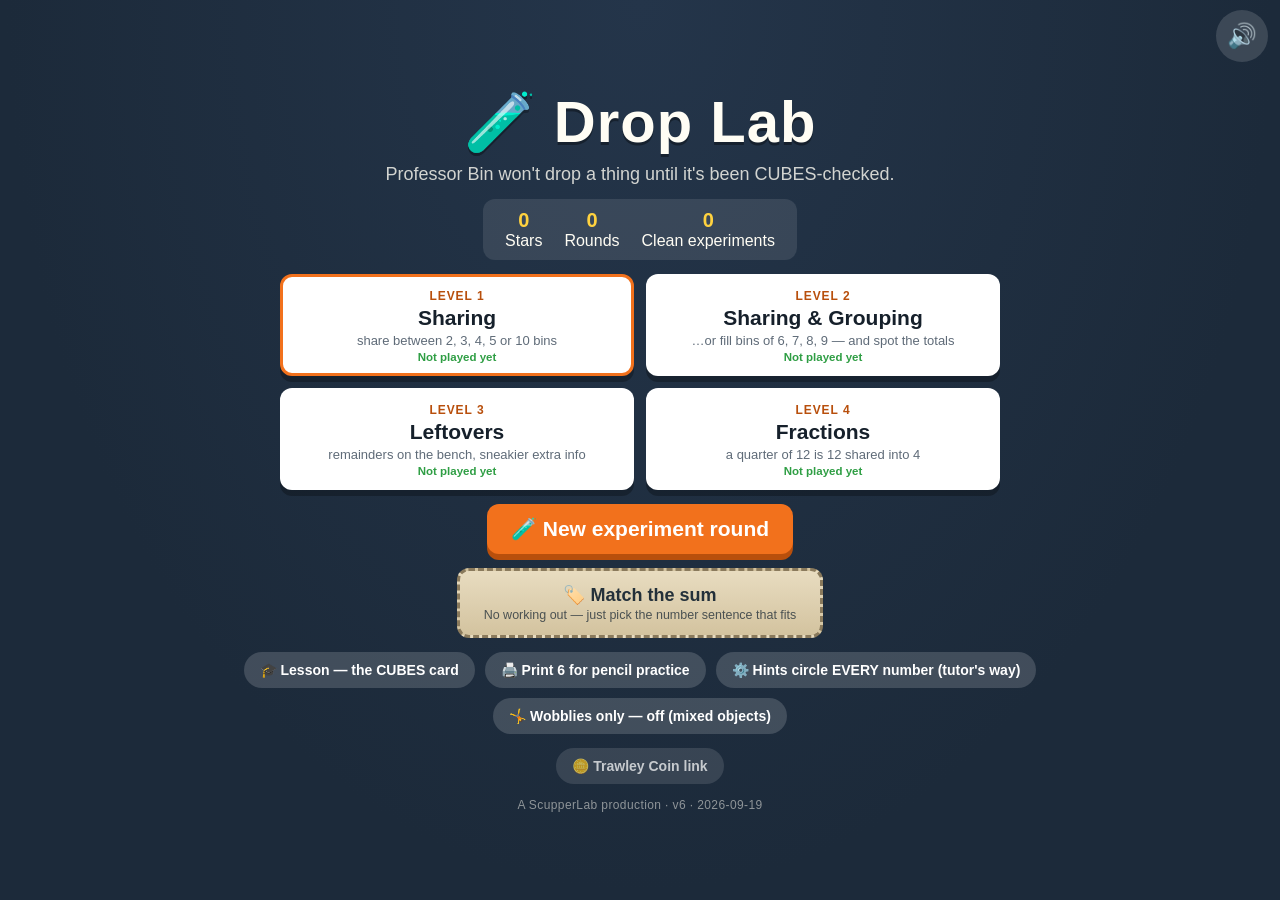
<file: index.html>
<!DOCTYPE html>
<html lang="en">
<head>
  <meta charset="utf-8" />
  <meta name="viewport" content="width=device-width, initial-scale=1, viewport-fit=cover, user-scalable=no" />
  <meta name="theme-color" content="#1c2a3a" />
  <meta name="apple-mobile-web-app-capable" content="yes" />
  <meta name="apple-mobile-web-app-status-bar-style" content="black-translucent" />
  <meta name="apple-mobile-web-app-title" content="Drop Lab" />
  <link rel="manifest" href="manifest.webmanifest" />
  <link rel="apple-touch-icon" href="icons/icon-180.png" />
  <link rel="icon" href="icons/icon-192.png" />
  <title>Drop Lab</title>
  <link rel="stylesheet" href="styles.css" />
</head>
<body>
  <button id="mute-btn" class="mute-btn" type="button" aria-label="Mute sound" title="Mute sound">🔊</button>
  <div id="app" class="app"></div>
  <div id="fx-layer" class="fx-layer"></div>
  <script src="version.js"></script>
  <script src="problems.js"></script>
  <script src="app.js"></script>
</body>
</html>
</file>
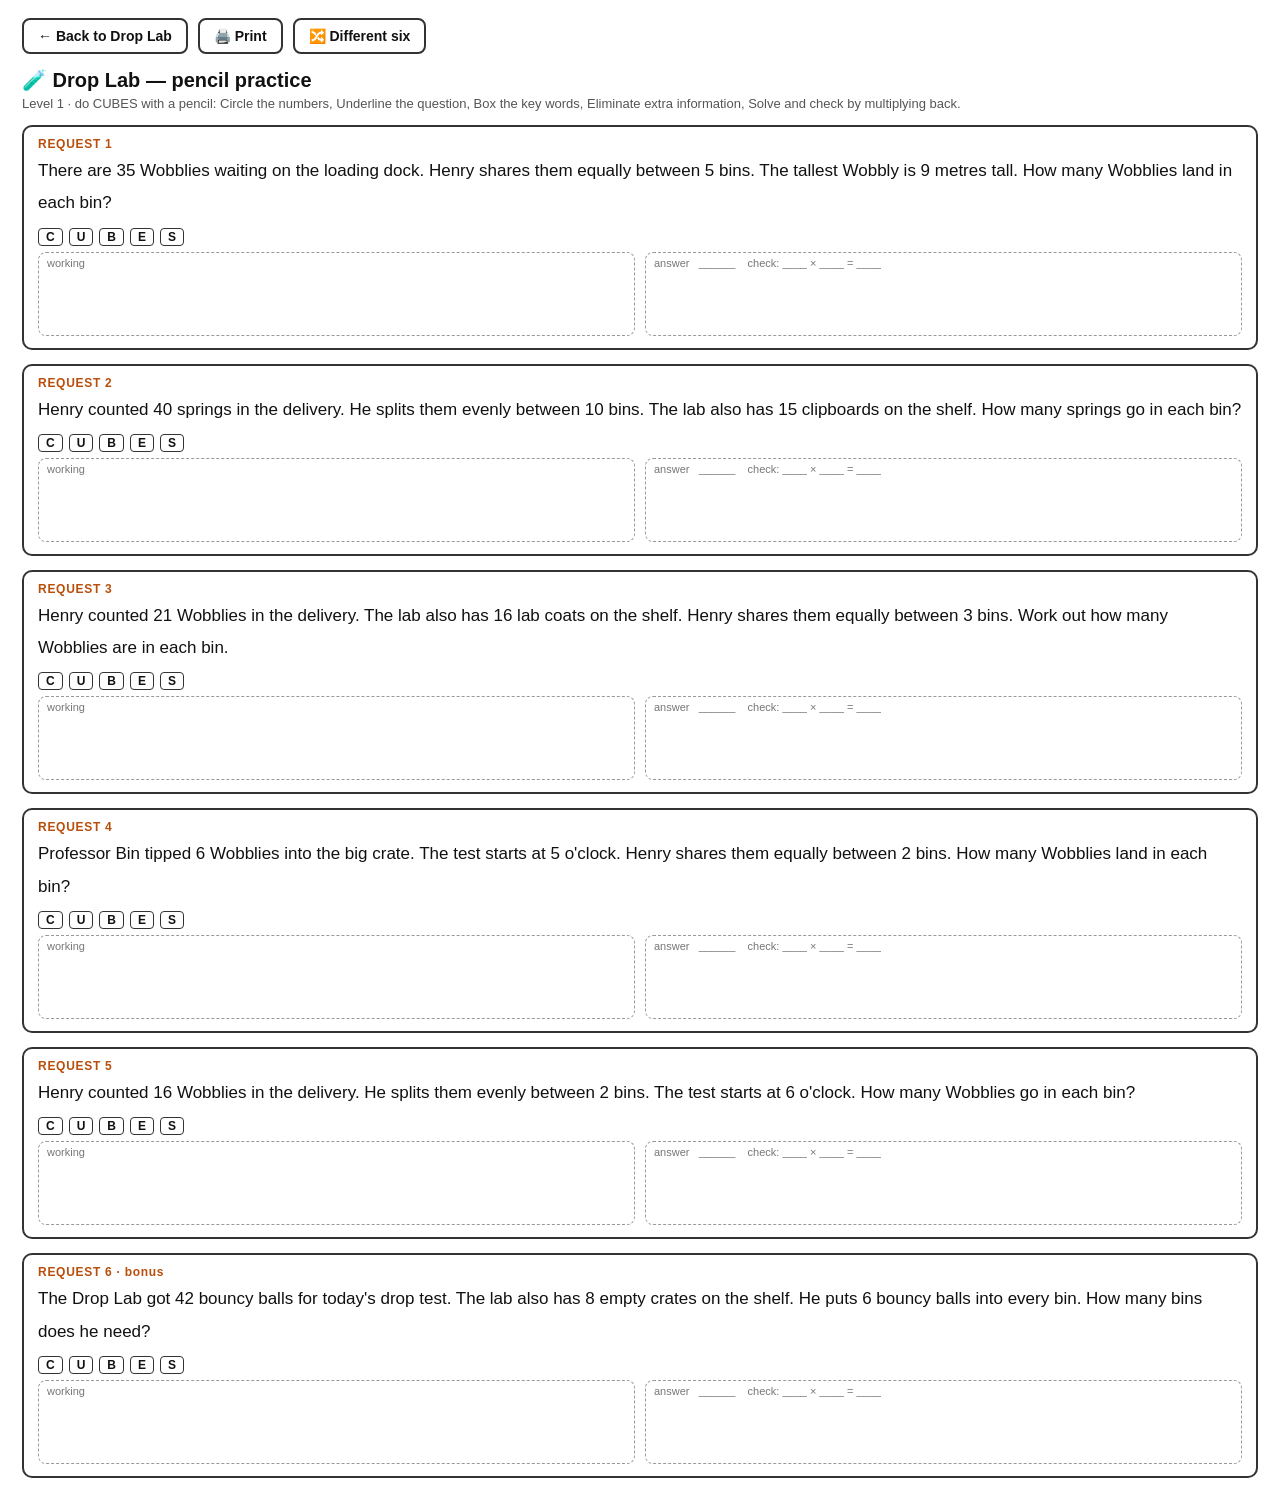
<file: print.html>
<!DOCTYPE html>
<html lang="en">
<head>
  <meta charset="utf-8" />
  <meta name="viewport" content="width=device-width, initial-scale=1" />
  <title>Drop Lab — pencil practice</title>
  <style>
    * { box-sizing: border-box; }
    body { font-family: "Arial Rounded MT Bold", "Trebuchet MS", Verdana, sans-serif; background: #fff; color: #111; margin: 0; padding: 18px 22px; }
    h1 { font-size: 20px; margin: 0 0 4px; }
    .sub { font-size: 13px; color: #555; margin-bottom: 14px; }
    .card { border: 2px solid #333; border-radius: 10px; padding: 10px 14px 12px; margin-bottom: 14px; page-break-inside: avoid; }
    .num { font-size: 12px; font-weight: bold; color: #b84f0c; letter-spacing: .06em; }
    .prob { font-size: 17px; line-height: 1.9; margin: 4px 0 8px; }
    .cubes { display: flex; gap: 6px; font-size: 12px; font-weight: bold; margin-bottom: 6px; }
    .cubes span { border: 1.5px solid #333; border-radius: 4px; padding: 1px 7px; }
    .work { display: grid; grid-template-columns: 1fr 1fr; gap: 10px; }
    .box { border: 1.5px dashed #999; border-radius: 8px; min-height: 84px; padding: 4px 8px; font-size: 11px; color: #777; }
    .toolbar { display: flex; gap: 10px; margin-bottom: 14px; }
    .toolbar a, .toolbar button { font: inherit; font-size: 14px; font-weight: bold; padding: 8px 14px; border-radius: 8px; border: 2px solid #333; background: #fff; color: #111; text-decoration: none; cursor: pointer; }
    @media print { .toolbar { display: none; } body { padding: 0; } .card { margin-bottom: 10px; } }
  </style>
</head>
<body>
  <div class="toolbar">
    <a href="index.html">← Back to Drop Lab</a>
    <button onclick="window.print()">🖨️ Print</button>
    <button onclick="location.search='?tier='+tier+'&seed='+Math.floor(Math.random()*1e9)">🔀 Different six</button>
  </div>
  <h1>🧪 Drop Lab — pencil practice</h1>
  <div class="sub" id="sub"></div>
  <div id="cards"></div>
  <script src="problems.js"></script>
  <script>
    const q = new URLSearchParams(location.search);
    const tier = Math.max(1, Math.min(4, parseInt(q.get("tier") || "1", 10)));
    const seed = parseInt(q.get("seed") || String(Date.now() % 1e9), 10);
    const round = DropLabProblems.makeRound(tier, seed);
    document.getElementById("sub").textContent =
      `Level ${tier} · do CUBES with a pencil: Circle the numbers, Underline the question, Box the key words, Eliminate extra information, Solve and check by multiplying back.`;
    const cards = document.getElementById("cards");
    round.forEach((p, i) => {
      const c = document.createElement("div"); c.className = "card";
      c.innerHTML = `<div class="num">REQUEST ${i + 1}${p.bonus ? " · bonus" : ""}</div>
        <div class="prob">${p.text}</div>
        <div class="cubes"><span>C</span><span>U</span><span>B</span><span>E</span><span>S</span></div>
        <div class="work"><div class="box">working</div><div class="box">answer &nbsp; ______ &nbsp;&nbsp; check: ____ × ____ = ____</div></div>`;
      cards.appendChild(c);
    });
  </script>
</body>
</html>
</file>
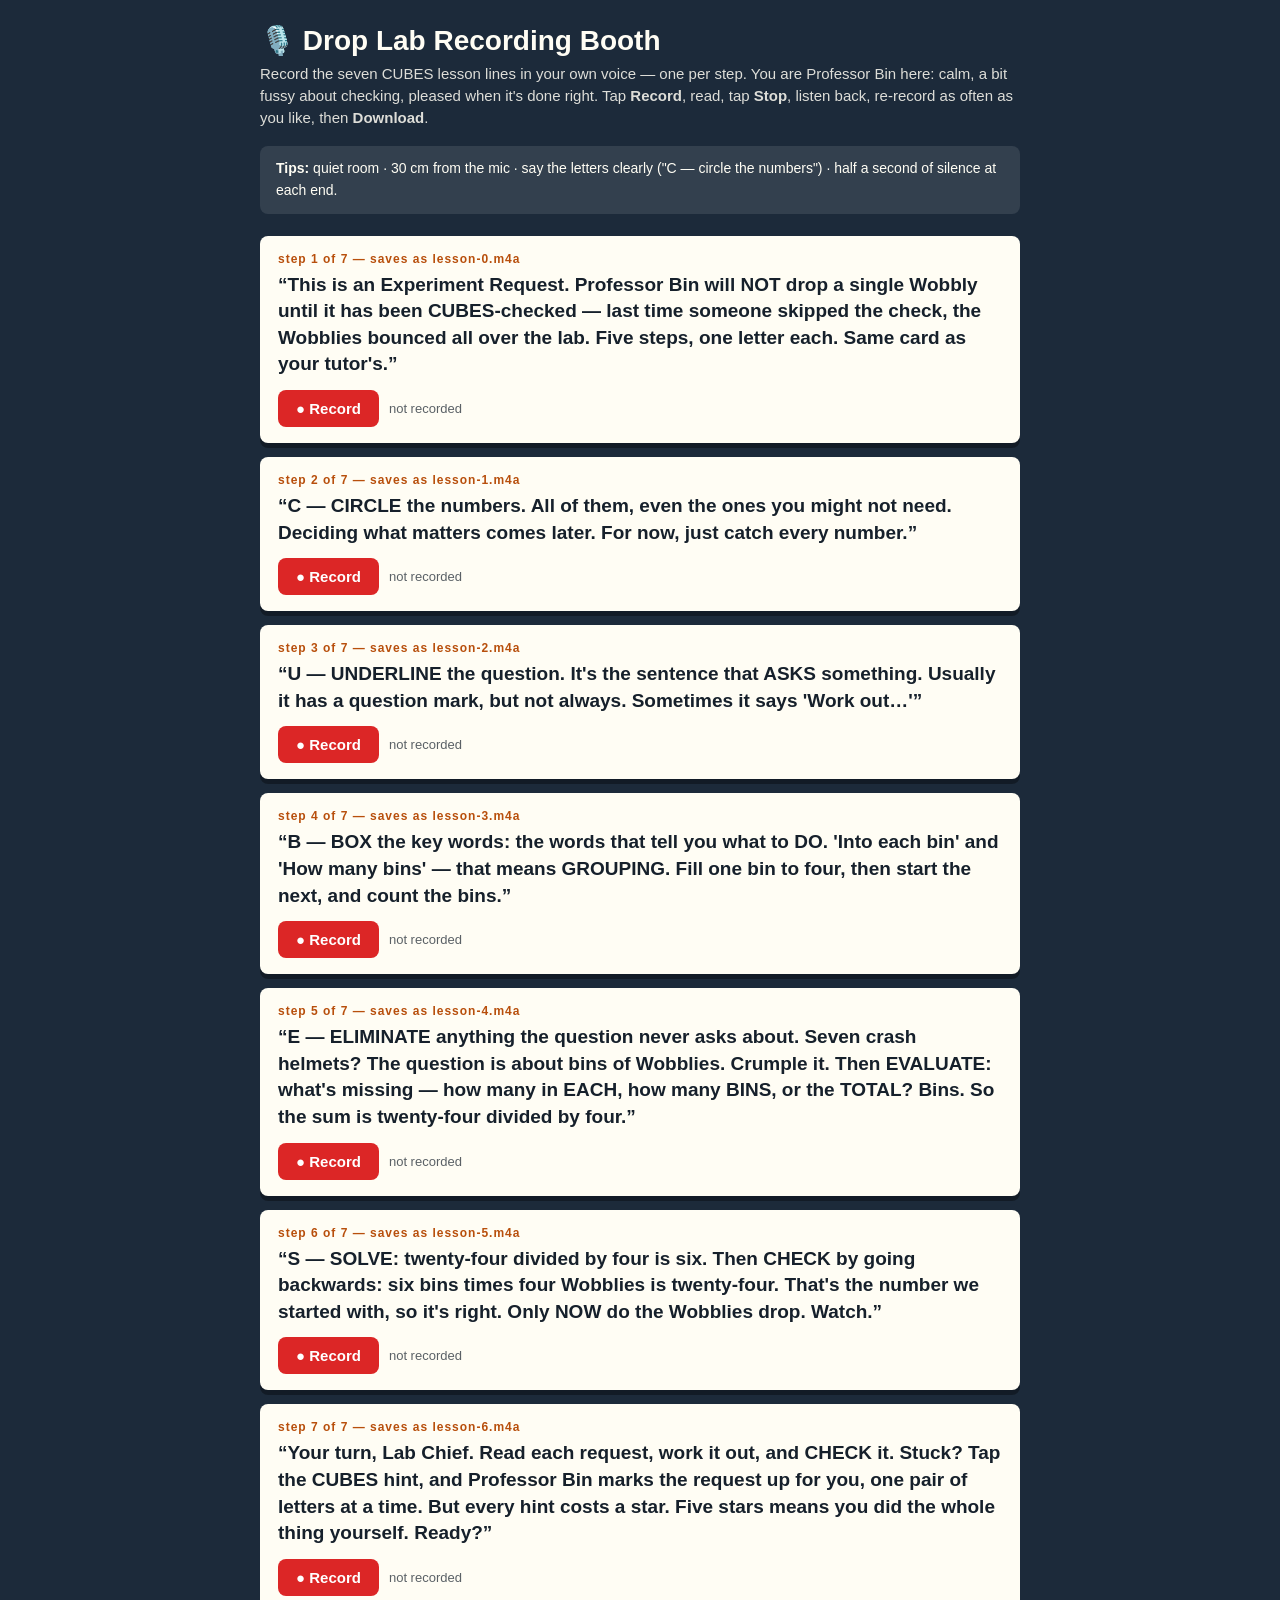
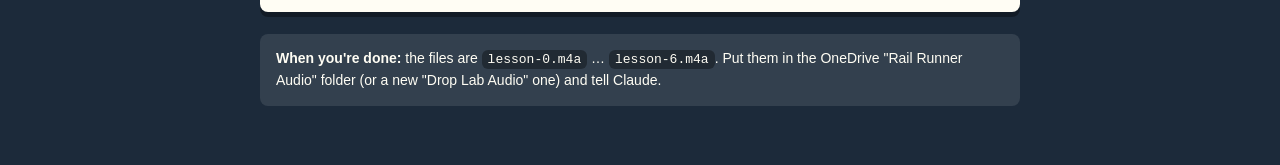
<file: record.html>
<!DOCTYPE html>
<html lang="en">
<head>
  <meta charset="utf-8" />
  <meta name="viewport" content="width=device-width, initial-scale=1" />
  <title>Lesson Recording Booth — Drop Lab</title>
  <style>
    * { margin: 0; padding: 0; box-sizing: border-box; }
    body { font-family: "Arial Rounded MT Bold", "Trebuchet MS", Verdana, sans-serif; background: #1c2a3a; color: #fffdf4; min-height: 100vh; padding: 24px 16px 60px; }
    .wrap { max-width: 760px; margin: 0 auto; }
    h1 { font-size: 28px; margin-bottom: 6px; }
    .sub { opacity: 0.85; margin-bottom: 18px; line-height: 1.45; font-size: 15px; }
    .warn { background: #7f1d1d; border-radius: 12px; padding: 12px 16px; margin-bottom: 18px; font-size: 15px; display: none; }
    .tips { background: rgba(255,255,255,0.1); border-radius: 8px; padding: 12px 16px; margin-bottom: 22px; font-size: 14px; line-height: 1.55; }
    .card { background: #fffdf4; color: #16202b; border-radius: 8px; padding: 16px 18px; margin-bottom: 14px; box-shadow: 0 5px 0 rgba(0,0,0,0.35); }
    .card .num { font-size: 12px; font-weight: bold; color: #b84f0c; letter-spacing: 1px; }
    .card .line { font-size: 19px; font-weight: bold; line-height: 1.4; margin: 6px 0 12px; }
    .row { display: flex; gap: 10px; align-items: center; flex-wrap: wrap; }
    button { font-family: inherit; border: none; cursor: pointer; border-radius: 8px; padding: 10px 18px; font-size: 15px; font-weight: bold; }
    .rec { background: #dc2626; color: #fff; }
    .rec.armed { background: #16a34a; }
    .dl { background: #2e6b31; color: #fff; text-decoration: none; border-radius: 8px; padding: 10px 18px; font-size: 15px; font-weight: bold; display: none; }
    audio { height: 40px; max-width: 220px; display: none; }
    .status { font-size: 13px; opacity: 0.7; min-width: 90px; }
    .done-note { margin-top: 22px; background: rgba(255,255,255,0.1); border-radius: 8px; padding: 14px 16px; font-size: 14px; line-height: 1.55; }
    code { background: rgba(0,0,0,0.35); padding: 2px 6px; border-radius: 6px; font-size: 13px; }
  </style>
</head>
<body>
  <div class="wrap">
    <h1>🎙️ Drop Lab Recording Booth</h1>
    <p class="sub">Record the seven CUBES lesson lines in your own voice — one per step. You are Professor Bin here: calm, a bit fussy about checking, pleased when it's done right. Tap <b>Record</b>, read, tap <b>Stop</b>, listen back, re-record as often as you like, then <b>Download</b>.</p>
    <div id="warn" class="warn"><b>Please open this page in Safari.</b> This browser records a format iPads can't play.</div>
    <div class="tips"><b>Tips:</b> quiet room · 30 cm from the mic · say the letters clearly ("C — circle the numbers") · half a second of silence at each end.</div>
    <div id="cards"></div>
    <div class="done-note"><b>When you're done:</b> the files are <code>lesson-0.m4a</code> … <code>lesson-6.m4a</code>. Put them in the OneDrive "Rail Runner Audio" folder (or a new "Drop Lab Audio" one) and tell Claude.</div>
  </div>
  <script>
    "use strict";
    const LINES = [
      { file: "lesson-0.m4a", text: "This is an Experiment Request. Professor Bin will NOT drop a single Wobbly until it has been CUBES-checked — last time someone skipped the check, the Wobblies bounced all over the lab. Five steps, one letter each. Same card as your tutor's." },
      { file: "lesson-1.m4a", text: "C — CIRCLE the numbers. All of them, even the ones you might not need. Deciding what matters comes later. For now, just catch every number." },
      { file: "lesson-2.m4a", text: "U — UNDERLINE the question. It's the sentence that ASKS something. Usually it has a question mark, but not always. Sometimes it says 'Work out…'" },
      { file: "lesson-3.m4a", text: "B — BOX the key words: the words that tell you what to DO. 'Into each bin' and 'How many bins' — that means GROUPING. Fill one bin to four, then start the next, and count the bins." },
      { file: "lesson-4.m4a", text: "E — ELIMINATE anything the question never asks about. Seven crash helmets? The question is about bins of Wobblies. Crumple it. Then EVALUATE: what's missing — how many in EACH, how many BINS, or the TOTAL? Bins. So the sum is twenty-four divided by four." },
      { file: "lesson-5.m4a", text: "S — SOLVE: twenty-four divided by four is six. Then CHECK by going backwards: six bins times four Wobblies is twenty-four. That's the number we started with, so it's right. Only NOW do the Wobblies drop. Watch." },
      { file: "lesson-6.m4a", text: "Your turn, Lab Chief. Read each request, work it out, and CHECK it. Stuck? Tap the CUBES hint, and Professor Bin marks the request up for you, one pair of letters at a time. But every hint costs a star. Five stars means you did the whole thing yourself. Ready?" },
    ];
    const canMp4 = window.MediaRecorder && MediaRecorder.isTypeSupported && MediaRecorder.isTypeSupported("audio/mp4");
    if (!canMp4) document.getElementById("warn").style.display = "block";
    let stream = null;
    async function getStream() { if (!stream) stream = await navigator.mediaDevices.getUserMedia({ audio: true }); return stream; }
    const cardsEl = document.getElementById("cards");
    LINES.forEach((line, i) => {
      const card = document.createElement("div"); card.className = "card";
      card.innerHTML = `<div class="num">step ${i + 1} of 7 — saves as ${line.file}</div><div class="line">“${line.text}”</div>
        <div class="row"><button class="rec" data-i="${i}">● Record</button><span class="status">not recorded</span><audio controls></audio><a class="dl" download="${line.file}">⬇ Download</a></div>`;
      cardsEl.appendChild(card);
    });
    let activeRecorder = null, activeButton = null;
    document.querySelectorAll(".rec").forEach((btn) => {
      btn.addEventListener("click", async () => {
        if (activeRecorder && activeRecorder.state === "recording") { activeRecorder.stop(); if (activeButton === btn) return; }
        let s; try { s = await getStream(); } catch (e) { alert("Microphone permission is needed — allow it and try again."); return; }
        const card = btn.closest(".card"), status = card.querySelector(".status"), audio = card.querySelector("audio"), dl = card.querySelector(".dl");
        const mime = canMp4 ? "audio/mp4" : (MediaRecorder.isTypeSupported("audio/webm") ? "audio/webm" : "");
        const rec = mime ? new MediaRecorder(s, { mimeType: mime }) : new MediaRecorder(s);
        const chunks = [];
        rec.ondataavailable = (e) => { if (e.data && e.data.size) chunks.push(e.data); };
        rec.onstop = () => {
          const blob = new Blob(chunks, { type: rec.mimeType || "audio/mp4" }); const url = URL.createObjectURL(blob);
          audio.src = url; audio.style.display = "inline-block"; dl.href = url; dl.style.display = "inline-block";
          status.textContent = `recorded (${(blob.size / 1024).toFixed(0)} KB)`; btn.textContent = "● Re-record"; btn.classList.remove("armed");
          activeRecorder = null; activeButton = null;
        };
        rec.start(); activeRecorder = rec; activeButton = btn; btn.textContent = "■ Stop"; btn.classList.add("armed"); status.textContent = "recording…";
      });
    });
  </script>
</body>
</html>
</file>
<file: styles.css>
/* ============ Drop Lab — styles ============
   A clean test warehouse: deep lab blue, clipboard cream, safety-orange
   accents, and the CUBES card's own colours for the five letters.
   Built for iPad Air 11" first (portrait + landscape), touch-first. */

:root {
  --lab: #1c2a3a;
  --lab-2: #24354a;
  --paper: #fffdf4;
  --card: #ffffff;
  --ink: #16202b;
  --muted: #5f6b78;
  --orange: #f2711c;
  --orange-dark: #b84f0c;
  --good: #2f9e44;
  --good-bg: #d3f2dc;
  --bad: #d64545;
  --bad-bg: #fde0e0;
  --c-red: #c0392b;
  --u-green: #6b8e23;
  --b-teal: #1f7a8c;
  --e-orange: #d9822b;
  --s-purple: #6c4fa1;
  --shadow: 0 6px 0 rgba(0, 0, 0, 0.28);
}

* { margin: 0; padding: 0; box-sizing: border-box; }
html, body { height: 100%; overflow: hidden; overscroll-behavior: none; }
body {
  font-family: "Arial Rounded MT Bold", "Trebuchet MS", Verdana, sans-serif;
  background: radial-gradient(ellipse at top, var(--lab-2), var(--lab) 70%);
  color: var(--paper);
  -webkit-user-select: none; user-select: none; -webkit-touch-callout: none;
  -webkit-tap-highlight-color: transparent; touch-action: manipulation;
  padding: env(safe-area-inset-top) env(safe-area-inset-right) env(safe-area-inset-bottom) env(safe-area-inset-left);
}
button { font-family: inherit; border: none; cursor: pointer; touch-action: manipulation; -webkit-tap-highlight-color: transparent; }
a { color: inherit; text-decoration: none; }
.app { height: 100%; display: flex; flex-direction: column; align-items: center; overflow-y: auto; }
.fx-layer { position: fixed; inset: 0; pointer-events: none; z-index: 40; overflow: hidden; }
.pop-text { position: absolute; font-size: 22px; font-weight: bold; color: #fff; text-shadow: 0 2px 0 rgba(0,0,0,.4); animation: rise 1.1s ease-out forwards; }
.pop-text.gold { color: #ffd23f; }
@keyframes rise { 0% { transform: translateY(0); opacity: 1; } 100% { transform: translateY(-60px); opacity: 0; } }

.mute-btn {
  position: fixed; top: calc(10px + env(safe-area-inset-top)); right: calc(12px + env(safe-area-inset-right));
  z-index: 50; width: 52px; height: 52px; border-radius: 50%; font-size: 24px;
  background: rgba(255,255,255,0.14); color: #fff;
}
.coach-back {
  position: fixed; top: calc(10px + env(safe-area-inset-top)); left: calc(12px + env(safe-area-inset-left));
  z-index: 50; width: 52px; height: 52px; border-radius: 50%; font-size: 22px;
  background: rgba(255,255,255,0.14); color: #fff;
}

/* ---------- home ---------- */
.home { width: 100%; max-width: 900px; min-height: 100%; display: flex; flex-direction: column; align-items: center; justify-content: center; justify-content: safe center; gap: 14px; padding: 18px 16px; }
.home h1 { font-size: clamp(36px, 6vw, 58px); letter-spacing: 1px; text-shadow: 0 3px 0 rgba(0,0,0,.35); }
.tagline { font-size: clamp(14px, 2.1vw, 18px); opacity: .8; margin-top: -6px; text-align: center; }
.career { display: flex; gap: 22px; background: rgba(255,255,255,0.1); border-radius: 12px; padding: 10px 22px; font-size: clamp(13px, 2vw, 16px); }
.career b { color: #ffd23f; font-size: 1.25em; }
.career .stat { text-align: center; }
.tier-row { display: grid; grid-template-columns: repeat(2, minmax(0, 1fr)); gap: 12px; width: min(720px, 100%); }
.tier-btn {
  background: var(--card); color: var(--ink); border-radius: 12px; padding: 12px 12px 10px;
  display: flex; flex-direction: column; align-items: center; gap: 3px; box-shadow: var(--shadow);
  border: 3px solid transparent;
}
.tier-btn.picked { border-color: var(--orange); }
.tier-btn:active { transform: translateY(3px); box-shadow: 0 3px 0 rgba(0,0,0,.28); }
.tier-num { font-size: 12px; letter-spacing: .08em; text-transform: uppercase; color: var(--orange-dark); font-weight: bold; }
.tier-name { font-size: clamp(17px, 2.5vw, 21px); font-weight: bold; }
.tier-sub { font-size: 13px; color: var(--muted); text-align: center; }
.tier-best { font-size: 11.5px; color: var(--good); font-weight: bold; }
.start-btn { font-size: clamp(20px, 3vw, 26px); padding: 16px 34px; }
.pill-row { display: flex; gap: 10px; flex-wrap: wrap; justify-content: center; }
.pill { padding: 10px 16px; border-radius: 999px; background: rgba(255,255,255,0.16); color: #fff; font-size: 14px; font-weight: bold; display: inline-block; }
.pill.faint { opacity: .75; }
.scupperlab { font-size: 12px; opacity: .5; letter-spacing: .4px; }

/* ---------- buttons ---------- */
.btn { padding: 13px 24px; border-radius: 12px; font-size: clamp(17px, 2.4vh, 21px); font-weight: bold; }
.btn.primary { background: var(--orange); color: #fff; box-shadow: 0 6px 0 var(--orange-dark); }
.btn.primary:active { transform: translateY(4px); box-shadow: 0 2px 0 var(--orange-dark); }
.btn.primary:disabled { opacity: .45; }
.btn.secondary { background: var(--card); color: var(--ink); box-shadow: var(--shadow); }
.btn.secondary:active { transform: translateY(3px); }
.btn.coin { background: #f2a900; color: var(--ink); box-shadow: 0 6px 0 #b07b00; }
.btn-row { display: flex; gap: 12px; flex-wrap: wrap; justify-content: center; }

/* ---------- game chrome ---------- */
.game { width: 100%; max-width: 900px; display: flex; flex-direction: column; align-items: center; gap: 10px; padding: 8px 14px calc(18px + env(safe-area-inset-bottom)); }
.topbar { width: 100%; display: flex; align-items: center; gap: 8px; padding: 6px 68px 0 4px; font-size: clamp(14px, 2vw, 17px); }
.tb-item { background: rgba(255,255,255,0.14); border-radius: 10px; padding: 6px 12px; white-space: nowrap; }
.tb-item b { color: #ffd23f; }
.bonus { font-size: 11px; background: var(--orange); color: #fff; border-radius: 6px; padding: 1px 6px; margin-left: 4px; }
.quit-btn { margin-left: auto; background: rgba(255,255,255,0.14); color: #fff; border-radius: 10px; padding: 6px 12px; font-size: inherit; }

.cubes-strip { display: flex; gap: 8px; }
.cube {
  width: 46px; height: 46px; border-radius: 9px; display: flex; align-items: center; justify-content: center;
  font-size: 24px; font-weight: 900; color: #fff; opacity: .35; position: relative;
  box-shadow: inset 0 -4px 0 rgba(0,0,0,.25);
}
.cube.C { background: var(--c-red); } .cube.U { background: var(--u-green); } .cube.B { background: var(--b-teal); }
.cube.E { background: var(--e-orange); } .cube.S { background: var(--s-purple); }
.cube.now { opacity: 1; transform: scale(1.12); box-shadow: 0 0 0 3px #fff, inset 0 -4px 0 rgba(0,0,0,.25); }
.cube.done { opacity: .9; }
.cube-star { position: absolute; right: -6px; top: -8px; font-size: 15px; color: #ffd23f; text-shadow: 0 1px 0 rgba(0,0,0,.5); }

.card { background: var(--card); color: var(--ink); border-radius: 12px; box-shadow: var(--shadow); padding: 10px 18px; max-width: min(94vw, 720px); width: 100%; }
.kicker { font-size: 12px; letter-spacing: .08em; text-transform: uppercase; color: var(--orange-dark); font-weight: bold; }
.instr { font-size: clamp(15px, 2.2vh, 18px); line-height: 1.35; }
.title-card { margin-top: 48px; text-align: center; }
.title-card .h { font-size: clamp(20px, 3.4vh, 30px); font-weight: bold; }
.cap-card .cap-text { font-size: clamp(15px, 2.3vh, 19px); line-height: 1.5; }

/* ---------- the clipboard ---------- */
.board-wrap { width: 100%; max-width: 720px; display: flex; flex-direction: column; align-items: stretch; gap: 6px; }
.clipboard {
  background: var(--paper); color: var(--ink); border-radius: 10px; padding: 14px 16px 12px;
  box-shadow: var(--shadow), inset 0 12px 0 #d9c28a; border-top: 12px solid #b8965a;
  display: flex; flex-direction: column; gap: 8px;
}
.sent { position: relative; line-height: 1.95; font-size: clamp(19px, 2.9vh, 24px); border-radius: 8px; padding: 2px 6px; }
.sent-inner { display: inline; }
/* the marks are shown by the hint, never tapped, so the request reads as prose */
.chip { display: inline-block; padding: 1px 2px; border-radius: 6px; line-height: 1.4; position: relative; }
/* C: a hand-drawn ring */
.chip.circled { box-shadow: 0 0 0 3px var(--c-red); border-radius: 46% / 60%; padding: 0 6px; animation: ring .25s ease-out; }
@keyframes ring { from { box-shadow: 0 0 0 0 var(--c-red); } to { box-shadow: 0 0 0 3px var(--c-red); } }
/* U: one continuous underline under the whole sentence */
.sent.underlined .sent-inner { border-bottom: 4px solid var(--u-green); padding-bottom: 2px; }
/* B: one box around the whole key phrase, as drawn on the tutor's card */
.phrase-box { display: inline-block; outline: 3px solid var(--b-teal); outline-offset: 2px; border-radius: 4px; }
/* E: crumpled into a paper ball */
.paper-ball { display: none; }
.sent.crumpled .sent-inner { display: none; }
.sent.crumpled .paper-ball {
  display: inline-block; background: #efe6c8; color: var(--muted); font-size: 15px; border-radius: 40% 55% 45% 50%;
  padding: 6px 14px; transform: rotate(-3deg); animation: crumple .3s ease-out; text-decoration: line-through;
}
@keyframes crumple { 0% { transform: scale(1.1) rotate(0); } 60% { transform: scale(.85) rotate(-8deg); } 100% { transform: scale(1) rotate(-3deg); } }
.chip.pulse { animation: pulse .9s ease-in-out infinite; background: #fff0c2; }
.sent.pulse-sent { animation: pulse .9s ease-in-out infinite; background: #fff0c2; }
@keyframes pulse { 0%, 100% { opacity: 1; } 50% { opacity: .45; } }
.tool-row { display: flex; justify-content: space-between; align-items: center; gap: 10px; }
.read-btn { background: rgba(255,255,255,0.16); color: #fff; border-radius: 999px; padding: 8px 14px; font-size: 14px; font-weight: bold; }
.hint-btn { background: #ffd23f; color: var(--ink); border-radius: 999px; padding: 10px 18px; font-size: 16px; font-weight: bold; box-shadow: 0 4px 0 #b8952a; }
.hint-btn:active { transform: translateY(3px); box-shadow: 0 1px 0 #b8952a; }
.hint-btn:disabled { opacity: .45; box-shadow: none; }
.hint-label { font-size: 13px; opacity: .85; text-align: right; }
.clean-note { font-size: 14px; font-weight: bold; color: #8ef0a3; text-align: center; }
.sum-stats { display: flex; gap: 22px; background: rgba(255,255,255,0.1); border-radius: 12px; padding: 10px 22px; font-size: 14px; }
.sum-stats b { color: #ffd23f; font-size: 1.3em; }
.sum-stats .stat { text-align: center; }

.feedback-line { min-height: 26px; font-size: clamp(15px, 2.3vh, 19px); font-weight: bold; text-align: center; max-width: 720px; line-height: 1.35; }
.feedback-line.good { color: #8ef0a3; }
.feedback-line.bad { color: #ffb3b3; }
.key-card { border-left: 6px solid var(--b-teal); }
.kc-line { font-size: 15px; line-height: 1.4; padding: 2px 0; }
.kc-line b { color: var(--b-teal); }

/* ---------- deck: evaluate ---------- */
.deck { width: 100%; max-width: 720px; display: flex; flex-direction: column; align-items: center; gap: 10px; }
.eval { display: flex; flex-direction: column; align-items: center; gap: 10px; width: 100%; }
.eval-q { font-weight: bold; font-size: clamp(15px, 2.2vh, 18px); }
.schema-row { display: flex; gap: 8px; flex-wrap: wrap; justify-content: center; }
.schema-btn { background: var(--card); color: var(--ink); border-radius: 10px; padding: 10px 14px; font-weight: bold; font-size: 15px; box-shadow: var(--shadow); border: 3px solid transparent; }
.schema-btn.picked { border-color: var(--e-orange); background: #fff3e5; }
.frame { display: flex; align-items: center; gap: 10px; font-size: 30px; font-weight: bold; }
.slot { width: 74px; height: 58px; border-radius: 10px; background: var(--paper); color: var(--ink); border: 3px dashed #b9c1c9; font-size: 26px; font-weight: bold; }
.slot.filled { border-style: solid; border-color: var(--e-orange); }
.slot.wait { animation: pulse 1.2s infinite; }
.op { color: #ffd23f; }
.num-chips { display: flex; gap: 8px; flex-wrap: wrap; justify-content: center; }
.num-chip { min-width: 58px; padding: 10px 14px; border-radius: 999px; background: #fff; color: var(--ink); font-size: 20px; font-weight: bold; box-shadow: 0 0 0 3px var(--c-red) inset; }
.num-chip.picked { background: #ffe1d6; transform: scale(1.08); }
.num-chip.used { opacity: .35; }
.num-chip.me { box-shadow: 0 0 0 3px var(--e-orange) inset; font-size: 16px; }

/* ---------- deck: solve ---------- */
.solve { display: flex; flex-direction: column; align-items: center; gap: 10px; width: 100%; }
.field-row { display: flex; gap: 12px; flex-wrap: wrap; justify-content: center; }
.field { background: var(--paper); color: var(--ink); border-radius: 12px; border: 3px solid #b9c1c9; padding: 6px 14px; display: flex; flex-direction: column; align-items: center; min-width: 118px; }
.field.active { border-color: var(--orange); background: #fff3e5; }
.field-val { font-size: 30px; font-weight: bold; min-height: 36px; line-height: 36px; }
.field-label { font-size: 12px; color: var(--muted); font-weight: bold; text-transform: uppercase; letter-spacing: .06em; }
.field.small { min-width: 84px; padding: 4px 10px; }
.field.small .field-val { font-size: 24px; min-height: 30px; line-height: 30px; }
.check-line { display: flex; align-items: center; gap: 10px; font-size: clamp(17px, 2.5vh, 22px); font-weight: bold; }
.check-label { color: #ffd23f; }
.pad { display: grid; grid-template-columns: repeat(3, 72px); gap: 8px; }
.key { height: 52px; border-radius: 10px; background: var(--card); color: var(--ink); font-size: 24px; font-weight: bold; box-shadow: var(--shadow); }
.key:active { transform: translateY(3px); box-shadow: 0 3px 0 rgba(0,0,0,.28); }
.key.del { background: #f4dede; } .key.nxt { background: #dcefe2; }

/* ---------- stage ---------- */
.stage-wrap { width: 100%; max-width: 720px; position: relative; }
.stage { position: relative; height: 216px; background: linear-gradient(#2b3d52, #33475e); border-radius: 12px; overflow: visible; --s: 1; }
.chute { position: absolute; top: 0; left: 50%; transform: translateX(-50%); width: 60px; height: 34px; background: #7d8a98; border-radius: 0 0 14px 14px; box-shadow: inset 0 -6px 0 #5b6774; }
.chute::before { content: ""; position: absolute; top: -8px; left: -16px; right: -16px; height: 12px; background: #9aa7b5; border-radius: 6px; }
.bins { position: absolute; left: 12px; right: 108px; bottom: 10px; display: flex; gap: 8px; align-items: flex-end; justify-content: center; flex-wrap: wrap; }
.bin { width: 66px; height: 104px; position: relative; background: #d8dee5; border: 3px solid #8a96a3; border-top: none; border-radius: 0 0 10px 10px; box-shadow: inset 0 -8px 0 #b8c2cc; }
.bin::before { content: ""; position: absolute; top: -6px; left: -6px; right: -6px; height: 8px; background: #8a96a3; border-radius: 4px; }
.bin .pile { position: absolute; left: 3px; right: 3px; bottom: 3px; display: flex; flex-wrap: wrap-reverse; gap: 0; align-content: flex-start; font-size: calc(20px * var(--s)); }
.bin .count, .bench .count { position: absolute; bottom: -22px; left: 0; right: 0; text-align: center; font-weight: bold; font-size: 15px; color: #ffd23f; }
.bins.many { gap: 5px; }
.bins.many .bin { width: 52px; }
.bin.slide-in { animation: slidein .3s ease-out; }
@keyframes slidein { from { transform: translateX(40px); opacity: 0; } to { transform: none; opacity: 1; } }
.bin.lit { box-shadow: 0 0 0 4px #ffd23f, inset 0 -8px 0 #b8c2cc; background: #fff2b3; }
.lit-label { position: absolute; top: -30px; left: 50%; transform: translateX(-50%); background: #ffd23f; color: var(--ink); font-size: 12px; font-weight: bold; padding: 2px 8px; border-radius: 6px; white-space: nowrap; }
.bench { position: absolute; right: 10px; bottom: 10px; width: 88px; height: 60px; background: #8a6440; border-radius: 6px; box-shadow: inset 0 -8px 0 #6d4d2f; }
.bench-label { position: absolute; top: -18px; left: 0; right: 0; text-align: center; font-size: 11px; color: rgba(255,255,255,.7); letter-spacing: .06em; text-transform: uppercase; }
.bench .pile { position: absolute; left: 4px; right: 4px; bottom: 4px; display: flex; flex-wrap: wrap-reverse; gap: .1em; font-size: calc(20px * min(var(--s), 1.25)); }
.obj { width: .8em; height: .8em; border-radius: 50%; position: relative; flex: none; }
.obj.flyer { position: absolute; z-index: 5; font-size: calc(20px * var(--s)); }
.obj.land { animation: land .35s ease-out; }
@keyframes land { 0% { transform: scale(1.3, .7); } 60% { transform: scale(.9, 1.15); } 100% { transform: none; } }
.obj::before { content: ""; position: absolute; width: .15em; height: .15em; background: #16202b; border-radius: 50%; top: .25em; left: .2em; box-shadow: .25em 0 0 #16202b; }
.obj.duck { background: #ffd23f; } .obj.duck::after { content: ""; position: absolute; width: .35em; height: .2em; background: var(--orange); border-radius: .1em; top: .45em; left: .25em; }
.obj.ball { background: #e74c3c; border-radius: 50%; }
.obj.spring { background: #95a5a6; border-radius: .15em; background-image: repeating-linear-gradient(0deg, transparent 0 .15em, rgba(0,0,0,.25) .15em .2em); } .obj.spring::before { display: none; }
/* the Wobbly: a little ragdoll test-dummy built from parts — head with a face,
   blue shirt, two arms, two legs. Everything is in em so the stage can scale it.
   In flight (.flyer) every limb flails on its own clock; on landing (.land) the
   whole body flops to --tilt and each limb settles to its own rest angle. */
.obj.wobbly { width: .7em; height: 1.1em; border-radius: 0; background: none; transform-origin: 50% 60%; overflow: visible; }
.obj.wobbly::before { display: none; }
.obj.wobbly span { position: absolute; display: block; }
.w-head {
  top: 0; left: .1em; width: .5em; height: .5em; border-radius: 50%; transform-origin: 50% 100%;
  background:
    radial-gradient(circle at 34% 45%, #16202b .055em, transparent .07em),
    radial-gradient(circle at 66% 45%, #16202b .055em, transparent .07em),
    radial-gradient(circle at 50% 72%, #b5533c .07em, transparent .085em),
    #f5cba7;
  box-shadow: inset -.05em -.05em 0 rgba(0,0,0,.14);
}
.w-body { top: .46em; left: .17em; width: .36em; height: .42em; background: linear-gradient(#3b82f6, #2563eb); border-radius: .08em .08em .04em .04em; }
.w-arm { top: .5em; width: .34em; height: .12em; background: #f5cba7; border-radius: .06em; }
.w-arm.l { left: -.14em; transform-origin: 100% 50%; transform: rotate(var(--al, -30deg)); }
.w-arm.r { right: -.14em; transform-origin: 0 50%;   transform: rotate(var(--ar, 30deg)); }
.w-leg { top: .84em; width: .13em; height: .36em; background: #f5cba7; border-radius: .05em; transform-origin: 50% 0; }
.w-leg.l { left: .19em; transform: rotate(var(--ll, -12deg)); }
.w-leg.r { left: .38em; transform: rotate(var(--lr, 12deg)); }
/* falling: arms, legs and head each on their own beat, so it reads as a flailing tumble */
.obj.flyer.wobbly .w-arm.l { animation: flailL .28s ease-in-out infinite alternate; }
.obj.flyer.wobbly .w-arm.r { animation: flailR .31s ease-in-out infinite alternate; }
.obj.flyer.wobbly .w-leg.l { animation: kickL .26s ease-in-out infinite alternate; }
.obj.flyer.wobbly .w-leg.r { animation: kickR .30s ease-in-out infinite alternate; }
.obj.flyer.wobbly .w-head  { animation: bobble .24s ease-in-out infinite alternate; }
@keyframes flailL { from { transform: rotate(-100deg); } to { transform: rotate(75deg); } }
@keyframes flailR { from { transform: rotate(100deg); }  to { transform: rotate(-75deg); } }
@keyframes kickL  { from { transform: rotate(-65deg); }  to { transform: rotate(50deg); } }
@keyframes kickR  { from { transform: rotate(65deg); }   to { transform: rotate(-50deg); } }
@keyframes bobble { from { transform: rotate(-30deg); }  to { transform: rotate(30deg); } }
/* landed: the body flops, and each limb swings from straight to its own rest angle with a little overshoot */
.obj.wobbly.land { animation: flop .55s cubic-bezier(.3, 1.4, .5, 1) forwards; }
.obj.wobbly.land span { animation: settle .5s cubic-bezier(.3, 1.7, .5, 1); }
@keyframes flop { 0% { transform: scale(1.2, .8) rotate(0); } 55% { transform: scale(.9, 1.1) rotate(calc(var(--tilt, 0deg) * 1.15)); } 100% { transform: rotate(var(--tilt, 0deg)); } }
@keyframes settle { from { transform: rotate(0deg); } }
.bin .pile .obj, .bench .pile .obj { margin: 1px; }
.obj.glow { background: #7CFC00; width: .3em; height: .9em; border-radius: .15em; box-shadow: 0 0 .3em #7CFC00; } .obj.glow::before { display: none; }
.obj.melon { background: #2e8b57; background-image: repeating-linear-gradient(90deg, transparent 0 .15em, rgba(0,0,0,.25) .15em .2em); } .obj.melon::before { display: none; }
.stamp {
  position: absolute; top: 30px; left: 50%; transform: translateX(-50%) rotate(-8deg);
  border: 5px solid #2f9e44; color: #2f9e44; background: rgba(255,255,255,.92); font-size: 34px; font-weight: 900; letter-spacing: .1em;
  padding: 4px 18px; border-radius: 8px; animation: stampin .35s cubic-bezier(.2,1.4,.5,1);
}
@keyframes stampin { from { transform: translateX(-50%) rotate(-8deg) scale(2.2); opacity: 0; } to { transform: translateX(-50%) rotate(-8deg) scale(1); opacity: 1; } }
.done { display: flex; flex-direction: column; align-items: center; gap: 12px; width: 100%; }
.fact { font-size: clamp(20px, 3vh, 26px); font-weight: bold; color: #8ef0a3; min-height: 32px; }
.plan-line { font-size: clamp(18px, 2.8vh, 24px); font-weight: bold; color: #ffd23f; min-height: 30px; }

/* ---------- summary ---------- */
.summary { width: 100%; max-width: 640px; min-height: 100%; display: flex; flex-direction: column; align-items: center; justify-content: center; gap: 12px; padding: 20px 16px; text-align: center; }
.summary h2 { font-size: clamp(24px, 4vh, 34px); }
.final-score { font-size: clamp(48px, 9vh, 76px); font-weight: 900; color: #ffd23f; line-height: 1; }
.summary .sub { opacity: .85; }
.newbest { color: #ffd23f; font-weight: bold; }
.letter-bars { width: 100%; max-width: 420px; display: flex; flex-direction: column; gap: 6px; }
.lb-row { display: flex; align-items: center; gap: 10px; }
.lb-letter { width: 34px; height: 34px; font-size: 18px; opacity: 1; transform: none; box-shadow: none; }
.lb-track { flex: 1; height: 14px; background: rgba(255,255,255,.14); border-radius: 7px; overflow: hidden; }
.lb-fill { height: 100%; background: #ffd23f; border-radius: 7px; transition: width .6s ease-out; }
.lb-num { width: 36px; text-align: right; font-weight: bold; font-size: 14px; }
.lb-note { font-size: 14px; opacity: .85; }

/* ---------- landscape ---------- */
@media (orientation: landscape) and (max-height: 860px) {
  .sent { font-size: clamp(17px, 2.6vh, 21px); line-height: 1.9; }
  .stage { height: 196px; }
  .bin { height: 96px; }
  .card { padding: 8px 16px; }
}

/* ---------- the lab, waiting ----------
   The stage is on screen from the moment a request appears, so the Wobblies are
   visible before anything is answered rather than only as a reward afterwards. */
.stage.waiting { height: 150px; opacity: .92; }
.stage.waiting .bins { bottom: 8px; }
.stage.waiting .bin { height: 66px; }
.stage.waiting .bench { height: 42px; }
.crate {
  position: absolute; top: 34px; left: 50%; transform: translateX(-50%);
  width: 132px; min-height: 40px; padding: 6px 7px 5px;
  display: flex; flex-wrap: wrap; gap: 2px; justify-content: center; align-items: flex-end;
  background: linear-gradient(#8a6440, #6d4d2f); border: 3px solid #4b351f;
  border-radius: 4px 4px 7px 7px;
  box-shadow: inset 0 -5px 0 rgba(0,0,0,.28);
  font-size: 19px;
}
.crate::after {
  content: "crate"; position: absolute; bottom: -17px; left: 0; right: 0;
  text-align: center; font-size: 10px; letter-spacing: .12em; text-transform: uppercase;
  color: rgba(255,255,255,.5);
}
.obj.queued { animation: idle 2.6s ease-in-out infinite; }
@keyframes idle {
  0%, 100% { transform: rotate(var(--tilt, 0deg)); }
  50%      { transform: rotate(calc(var(--tilt, 0deg) * -0.6)) translateY(-1px); }
}
.stage-caption { text-align: center; font-size: 13px; opacity: .72; margin-top: 4px; }

/* ---------- where the answer goes ---------- */
.pad-cue { font-size: 13px; opacity: .75; text-align: center; }
.field.waiting .field-val::after {
  content: "|"; color: var(--orange); font-weight: bold;
  animation: caret 1.1s step-end infinite;
}
@keyframes caret { 0%, 50% { opacity: 1; } 51%, 100% { opacity: 0; } }

/* ---------- match the sum ----------
   Deliberately dressed as the paper worksheet's cut-out tiles: dashed edges,
   card stock, a slight tilt. He has done this with scissors, so the shape of
   the task is already familiar before he reads a word of it. */
.match .pad-cue { font-size: 15px; opacity: .9; font-weight: bold; }
.sum-grid {
  display: grid; grid-template-columns: 1fr 1fr; gap: 12px;
  margin-top: 4px;
}
.sum-tile {
  min-height: 74px;                       /* comfortably past the 44px tap target */
  display: flex; align-items: center; justify-content: center;
  background: #f4ecd8; color: #23303a;
  border: 3px dashed #9c8a63; border-radius: 10px;
  font-family: inherit; font-weight: bold;
  box-shadow: 0 3px 0 rgba(0, 0, 0, .3);
  transition: transform .08s ease;
}
.sum-text { font-size: 30px; letter-spacing: .04em; white-space: nowrap; }
.sum-tile:nth-child(odd)  { transform: rotate(-.7deg); }
.sum-tile:nth-child(even) { transform: rotate(.6deg); }
.sum-tile:active { transform: translateY(3px) rotate(0); box-shadow: 0 0 0 rgba(0, 0, 0, .3); }

/* a rejected tile stays put and stays readable — it is the record of a decision,
   not something to be swept away before he has looked at why */
.sum-tile.dead {
  background: #6d6257; color: rgba(255, 255, 255, .45);
  border-style: solid; border-color: rgba(255, 255, 255, .18);
  box-shadow: none; transform: rotate(0);
}
.sum-tile.dead .sum-text { text-decoration: line-through; }

@media (max-width: 340px) {
  .sum-text { font-size: 25px; }
  .sum-tile { min-height: 64px; }
}

/* ---------- the second way in, on the home screen ---------- */
.match-btn {
  background: linear-gradient(#e8dcc0, #d3c39f); color: #23303a;
  border: 3px dashed #8a7a5c;
  display: flex; flex-direction: column; gap: 2px; align-items: center;
}
.mb-top { font-size: 18px; font-weight: bold; }
.mb-sub { font-size: 12.5px; opacity: .78; font-weight: normal; text-align: center; }

/* the how-to line once he already knows how to play */
.instr.short { font-size: 14px; opacity: .8; }
</file>
